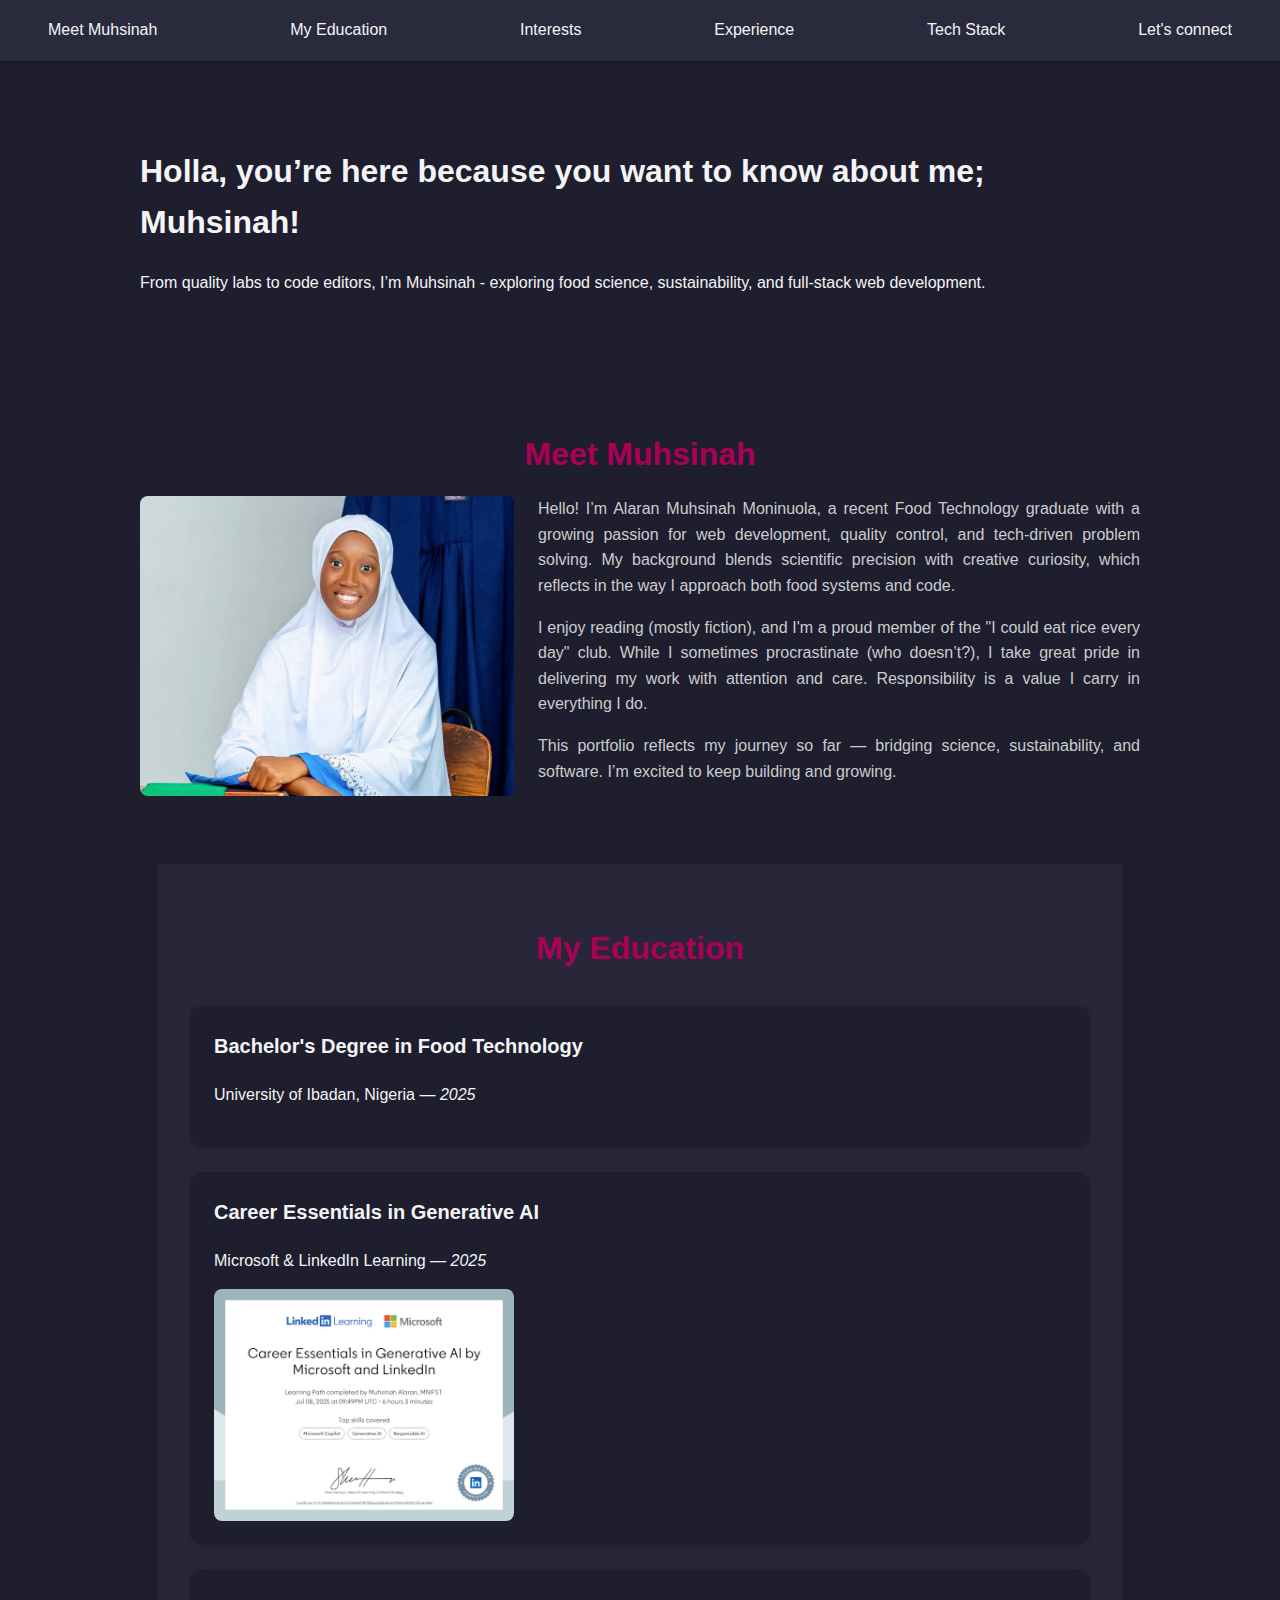
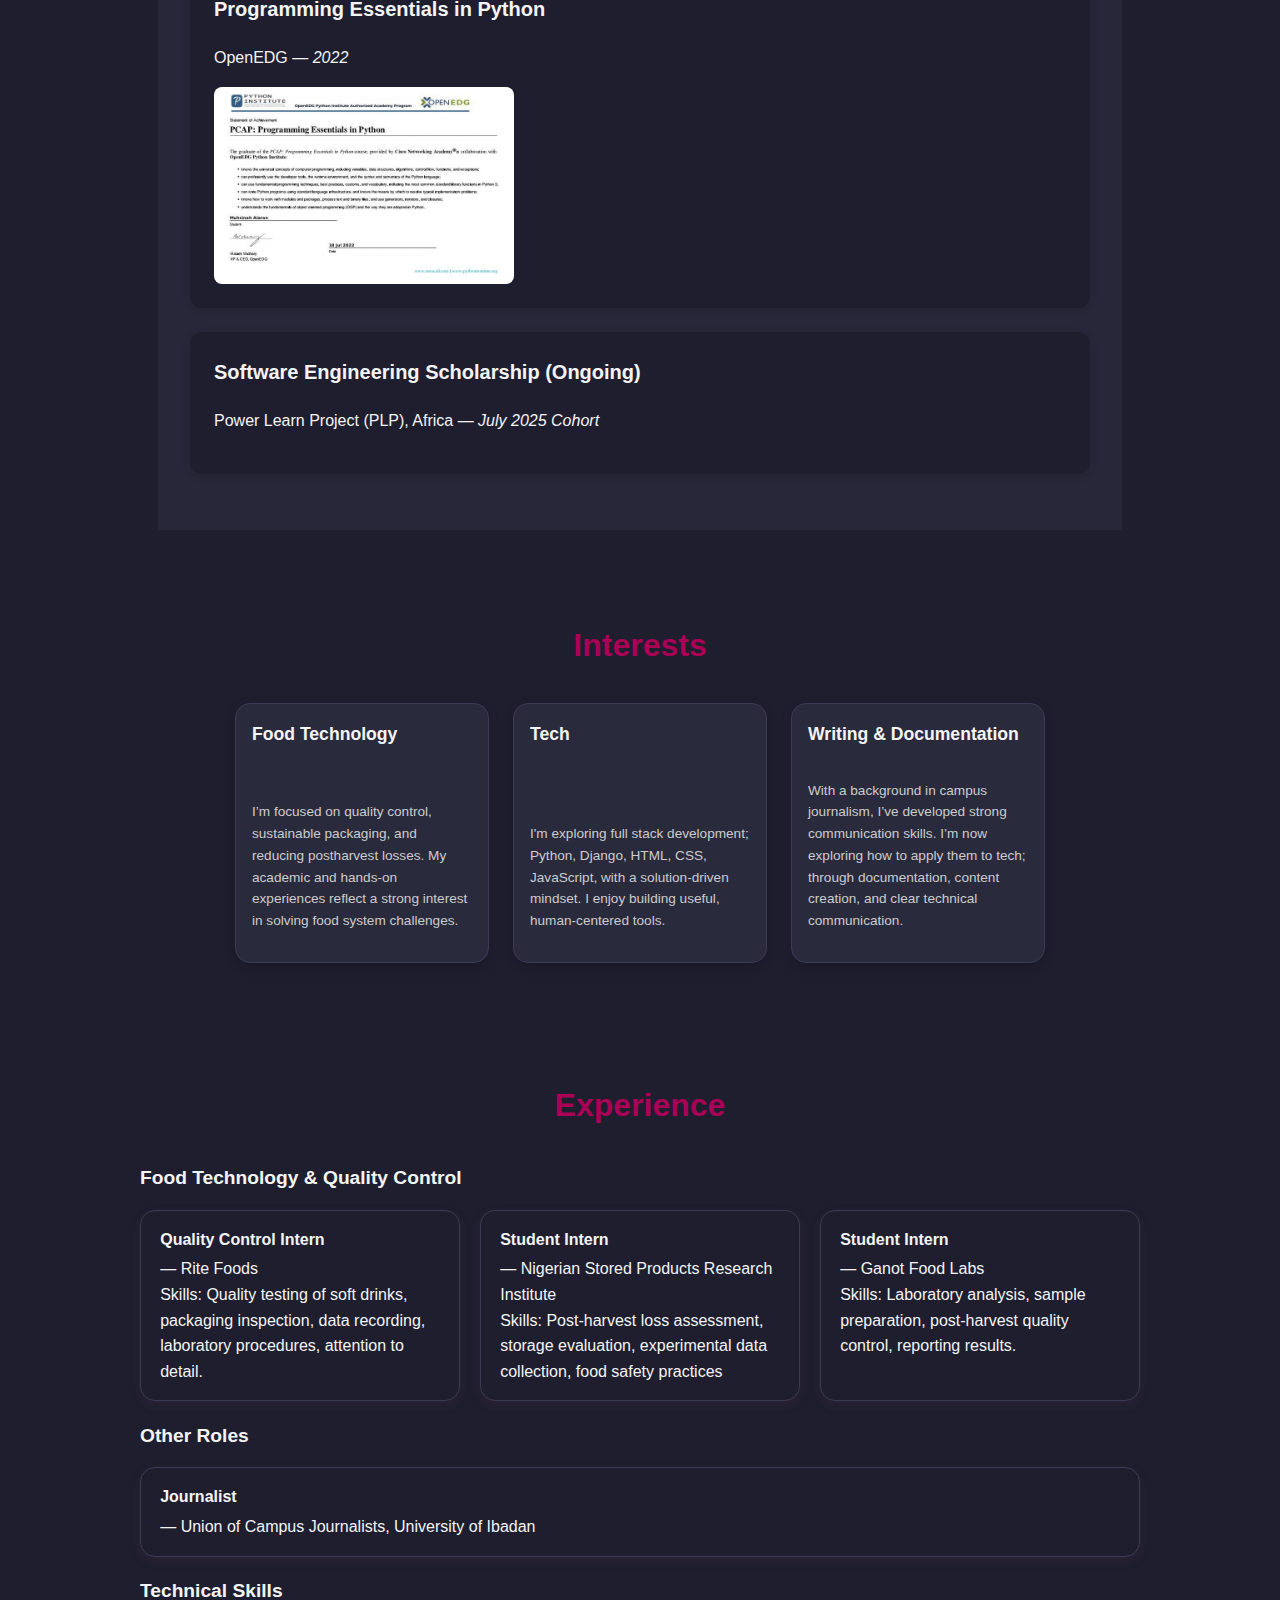
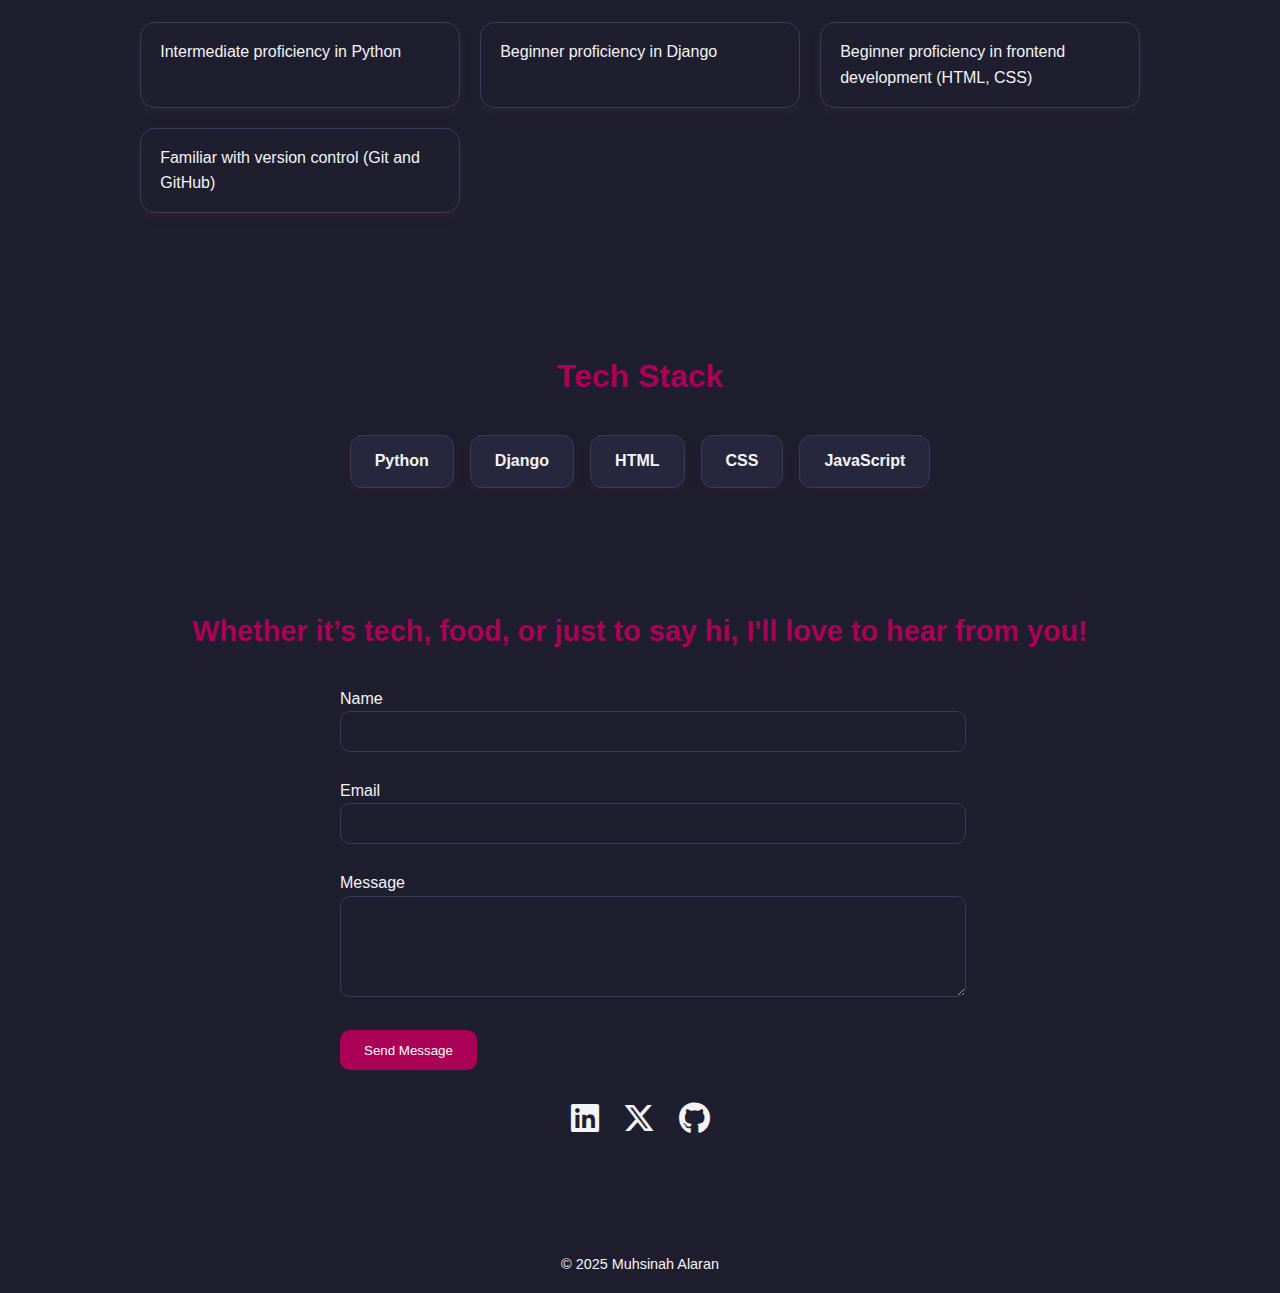
<file: index.html>
<!DOCTYPE html>
<html lang="en">
    <head>
        <meta charset="UTF-8">
        <meta name="viewport" content="width=device-width, initial-scale=1.0">
        <title>Alaran Muhsinah Moninuola Portfolio</title>
        <meta name="author" content="Alaran Muhsinah Moninuola">
        <meta 
        name="keywords" 
        content="Muhsinah, portfolio, web developer, PLP hackathon, HTML CSS beginner, Food Technology, python developer"
        />
        <meta 
        name="description" 
        content="The official portfolio of Alaran Muhsinah Moninuola. Learn more about me, my projects, and how to connect."
        /> 
    
        <link 
        rel="icon" 
        type="image/png" 
        sizes="192x192" 
        href="android-chrome-192x192.png"
        />
        
        <link 
        rel="apple-touch-icon" 
        sizes="180x180" 
        href="apple-touch-icon.png"
        />
        
        <link rel="icon" type="image/png" sizes="32x32" href="favicon-32x32.png">
        <link rel="icon" type="image/png" sizes="16x16" href="favicon-16x16.png">
        <link rel="manifest" href="site.webmanifest">
        
        <link
        rel="stylesheet"
        href="https://cdnjs.cloudflare.com/ajax/libs/font-awesome/6.5.0/css/all.min.css"
        />

        <link rel="stylesheet" href="Style.css"/>
    </head>

  <body>
        <header>
            <!-- Easy Navigation on the page -->
            <nav class="navbar">
                <ul>
                    <li><a href="#meet-muhsinah">Meet Muhsinah</a></li>
                    <li><a href="#my-education">My Education</a></li>
                    <li><a href="#interests">Interests</a></li>
                    <li><a href="#Experience">Experience</a></li>
                    <li><a href="#toolkit">Tech Stack</a></li>
                    <li><a href="#lets-connect">Let's connect</a></li>
                </ul>
            </nav>
        </header>
        
        <main>
            <!-- Hero Section -->
            <section class="hero">
                <div class="hero-text">
                    <h1>Holla, you’re here because you want to know about me; Muhsinah!</h1>
                    <p>From quality labs to code editors, I’m Muhsinah - exploring food science, sustainability, and full-stack web development.</p>
                </div>
            </section>

            <section id="meet-muhsinah">
                <h1>Meet Muhsinah</h1>

                <img src="muhsinah.jpg" alt="Picture of Muhsinah" class="profile-pic" />

                <p>
                    Hello! I’m Alaran Muhsinah Moninuola, a recent Food Technology graduate with a growing passion for web development, quality control, and tech-driven problem solving. My background blends scientific precision with creative curiosity, which reflects in the way I approach both food systems and code.
                </p>
                <p>
                    I enjoy reading (mostly fiction), and I'm a proud member of the "I could eat rice every day" club. While I sometimes procrastinate (who doesn’t?), I take great pride in delivering my work with attention and care. Responsibility is a value I carry in everything I do.
                </p>
                <p>
                    This portfolio reflects my journey so far — bridging science, sustainability, and software. I’m excited to keep building and growing.
                </p>
            </section>




            <section id="my-education">
                <h2>My Education</h2>
                
                <div class="edu-card">
                    <h3><strong>Bachelor's Degree in Food Technology</strong></h3>
                    <p>University of Ibadan, Nigeria — <em>2025</em></p>
                </div>
                    
                <div class="edu-card">
                    <h3><strong>Career Essentials in Generative AI</strong><br /></h3>
                    <p>Microsoft & LinkedIn Learning — <em>2025</em></p>
                    <img src="career essentials in gen ai.jpg" 
                    alt="Career Essentials in Generative AI certificate"
                    width="300"/>
                </div>
                    
                <div class="edu-card">
                    <h3><strong>Programming Essentials in Python</strong><br /></h3>
                    <p>OpenEDG — <em>2022</em></p>
                    <img src="programming essentials in python.jpg"
                    alt="Programming Essentials in Python certificate"
                    width="300"/>
                </div>
                    
                <div class="edu-card">
                    <h3><strong>Software Engineering Scholarship (Ongoing)</strong><br /></h3>
                    <p>Power Learn Project (PLP), Africa — <em>July 2025 Cohort</em></p>
                </div>    
            </section>

            <section id="interests">
                <h2>Interests</h2>
                <div class="card-container">
                    
                    <div class="interest-card">
                        <h3>Food Technology</h3>
                        <p>
                            I’m focused on quality control, sustainable packaging, and reducing postharvest losses. My academic and hands-on experiences reflect a strong interest in solving food system challenges.
                        </p>
                    </div>

                    <div class="interest-card">
                        <h3>Tech</h3>
                        <p>
                            I'm exploring full stack development; Python, Django, HTML, CSS, JavaScript, with a solution-driven mindset. I enjoy building useful, human-centered tools.
                        </p>
                    </div>

                    <div class="interest-card">
                        <h3>Writing & Documentation</h3>
                        <p>
                            With a background in campus journalism, I’ve developed strong communication skills. I’m now exploring how to apply them to tech; through documentation, content creation, and clear technical communication.
                        </p>
                        </div>
                </div>
            </section>
            </section>

            <section id="experience">
                <h1>Experience</h1>
                
                <div class="experience-category">
                    <h3>Food Technology & Quality Control</h3>
                    <ul class="experience-list">
                    <li>
                    <strong>Quality Control Intern</strong> — Rite Foods<br />
                    Skills: Quality testing of soft drinks, packaging inspection, data recording, laboratory procedures, attention to detail.
                    </li>
                    <li>
                    <strong>Student Intern</strong> — Nigerian Stored Products Research Institute<br />
                    Skills: Post-harvest loss assessment, storage evaluation, experimental data collection, food safety practices
                    </li>
                    <li>
                    <strong>Student Intern</strong> — Ganot Food Labs<br />
                    Skills: Laboratory analysis, sample preparation, post-harvest quality control, reporting results.
                    </li>
                    </ul>
                </div>
                        
                <div class="experience-category">
                    <h3>Other Roles</h3>
                    <ul class="experience-list">
                        <li><strong>Journalist</strong> — Union of Campus Journalists, University of Ibadan</li>
                    </ul>
                </div>

                <div class="experience-category">
                    <h3>Technical Skills</h3>
                    <ul class="experience-list">
                        <li>Intermediate proficiency in Python</li>
                        <li>Beginner proficiency in Django</li>
                        <li>Beginner proficiency in frontend development (HTML, CSS)</li>
                        <li>Familiar with version control (Git and GitHub)</li>
                    </ul>
                </div>
            </section>

            <section id="toolkit">
            <h2>Tech Stack</h2>

            <div class="tech-grid">
                <div class="tech-item">Python</div>
                <div class="tech-item">Django</div>
                <div class="tech-item">HTML</div>
                <div class="tech-item">CSS</div>
                <div class="tech-item">JavaScript</div>
            </div>
            </section>
            
            <section id="lets-connect">
                <h2>Whether it’s tech, food, or just to say hi, I'll love to hear from you!</h2>
                <form action="https://formspree.io/f/mldlaara" method="POST">
                    <label for="name">Name</label><br />
                    <input type="text" id="name" name="name" required><br /><br />

                    <label for="email">Email</label><br />
                    <input type="email" id="email" name="email" required><br /><br />

                    <label for="message">Message</label><br />
                    <textarea id="message" name="message" rows="5" required></textarea><br /><br />

                    <button type="submit">Send Message</button>
                </form>

                    <div class="social-icons">
                        <a href="https://www.linkedin.com/in/muhsinah-alaran-mnifst-188470215" target="_blank" rel="noopener noreferrer">
                            <i class="fab fa-linkedin"></i>
                        </a>
                        <a href="https://x.com/Muhsinahh__" target="_blank" rel="noopener noreferrer">
                            <i class="fab fa-x-twitter"></i>
                        </a>
                        <a href="https://github.com/Muhsinah-moninuola" target="_blank" rel="noopener noreferrer">
                            <i class="fab fa-github"></i>
                    </a>
                    </div>
                </section>

            <footer></br>© 2025 Muhsinah Alaran</footer></main>
        </main>
    </body>
</html>
</file>
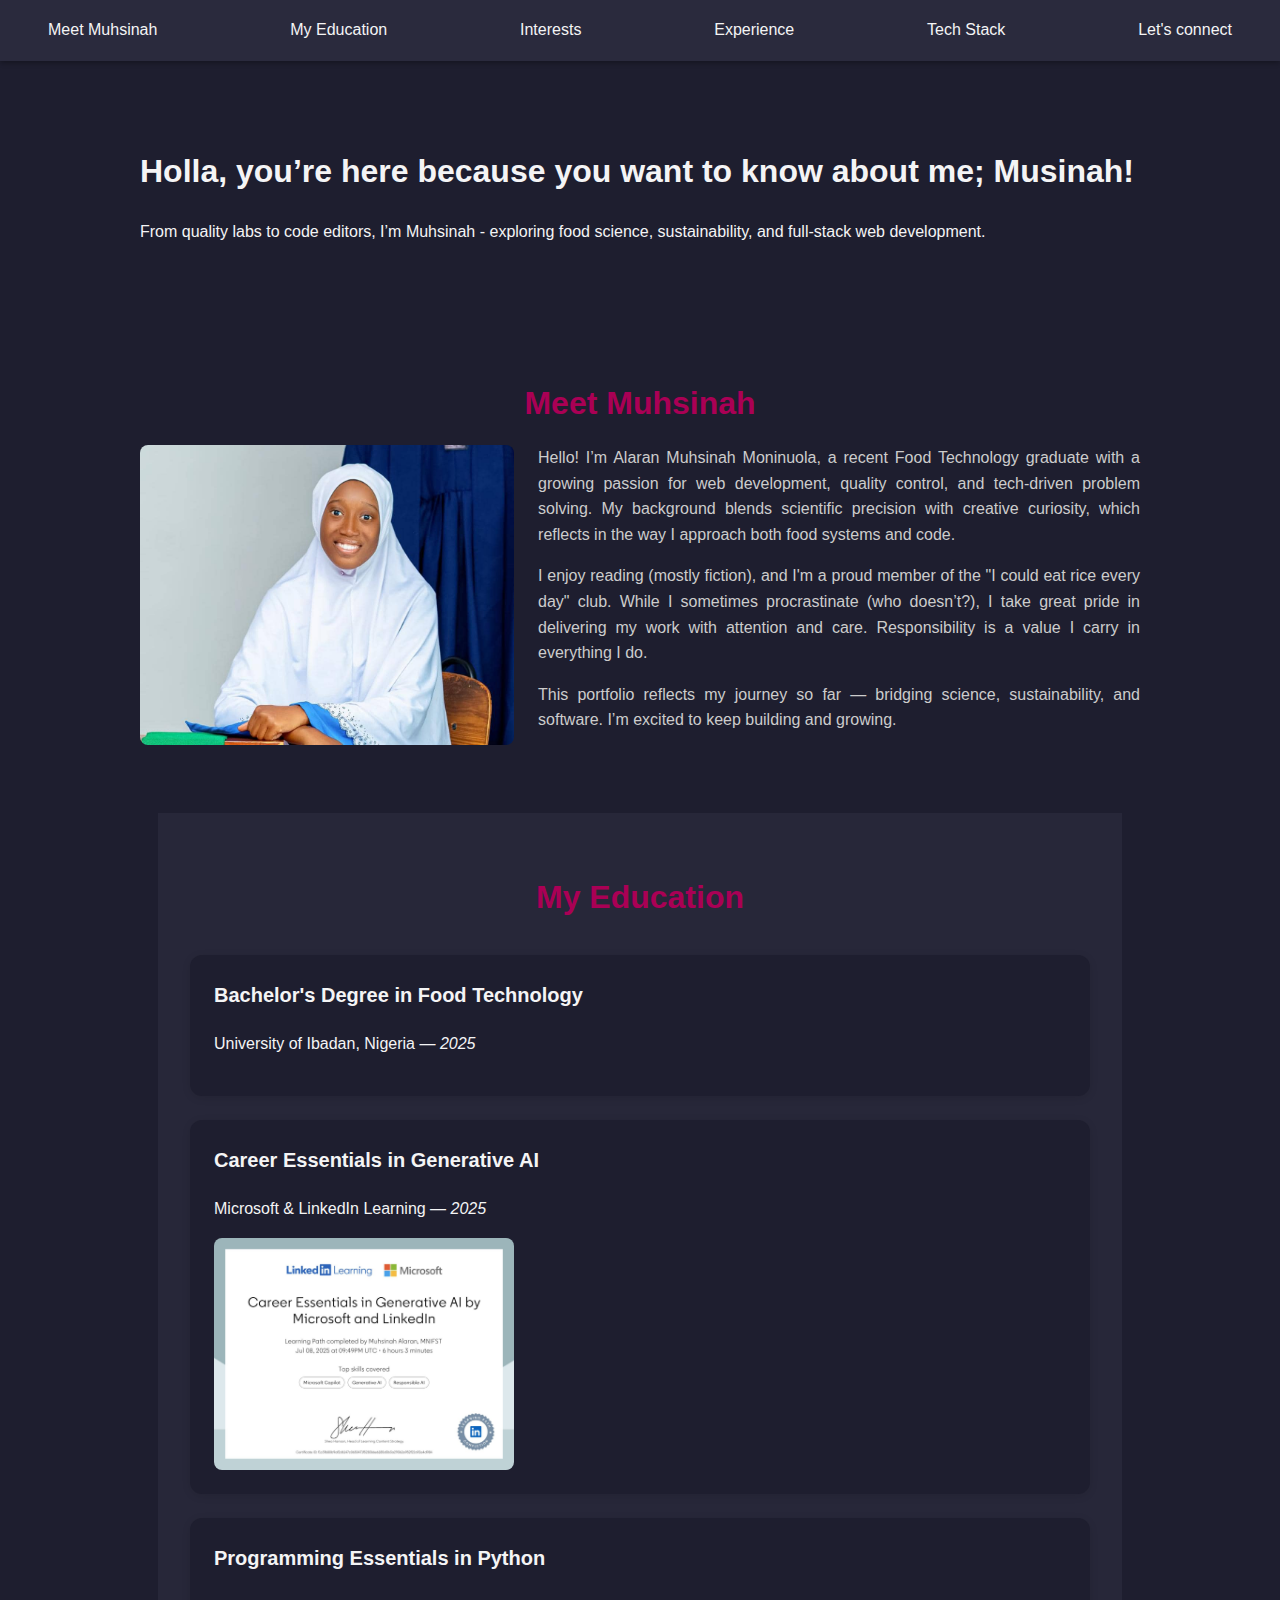
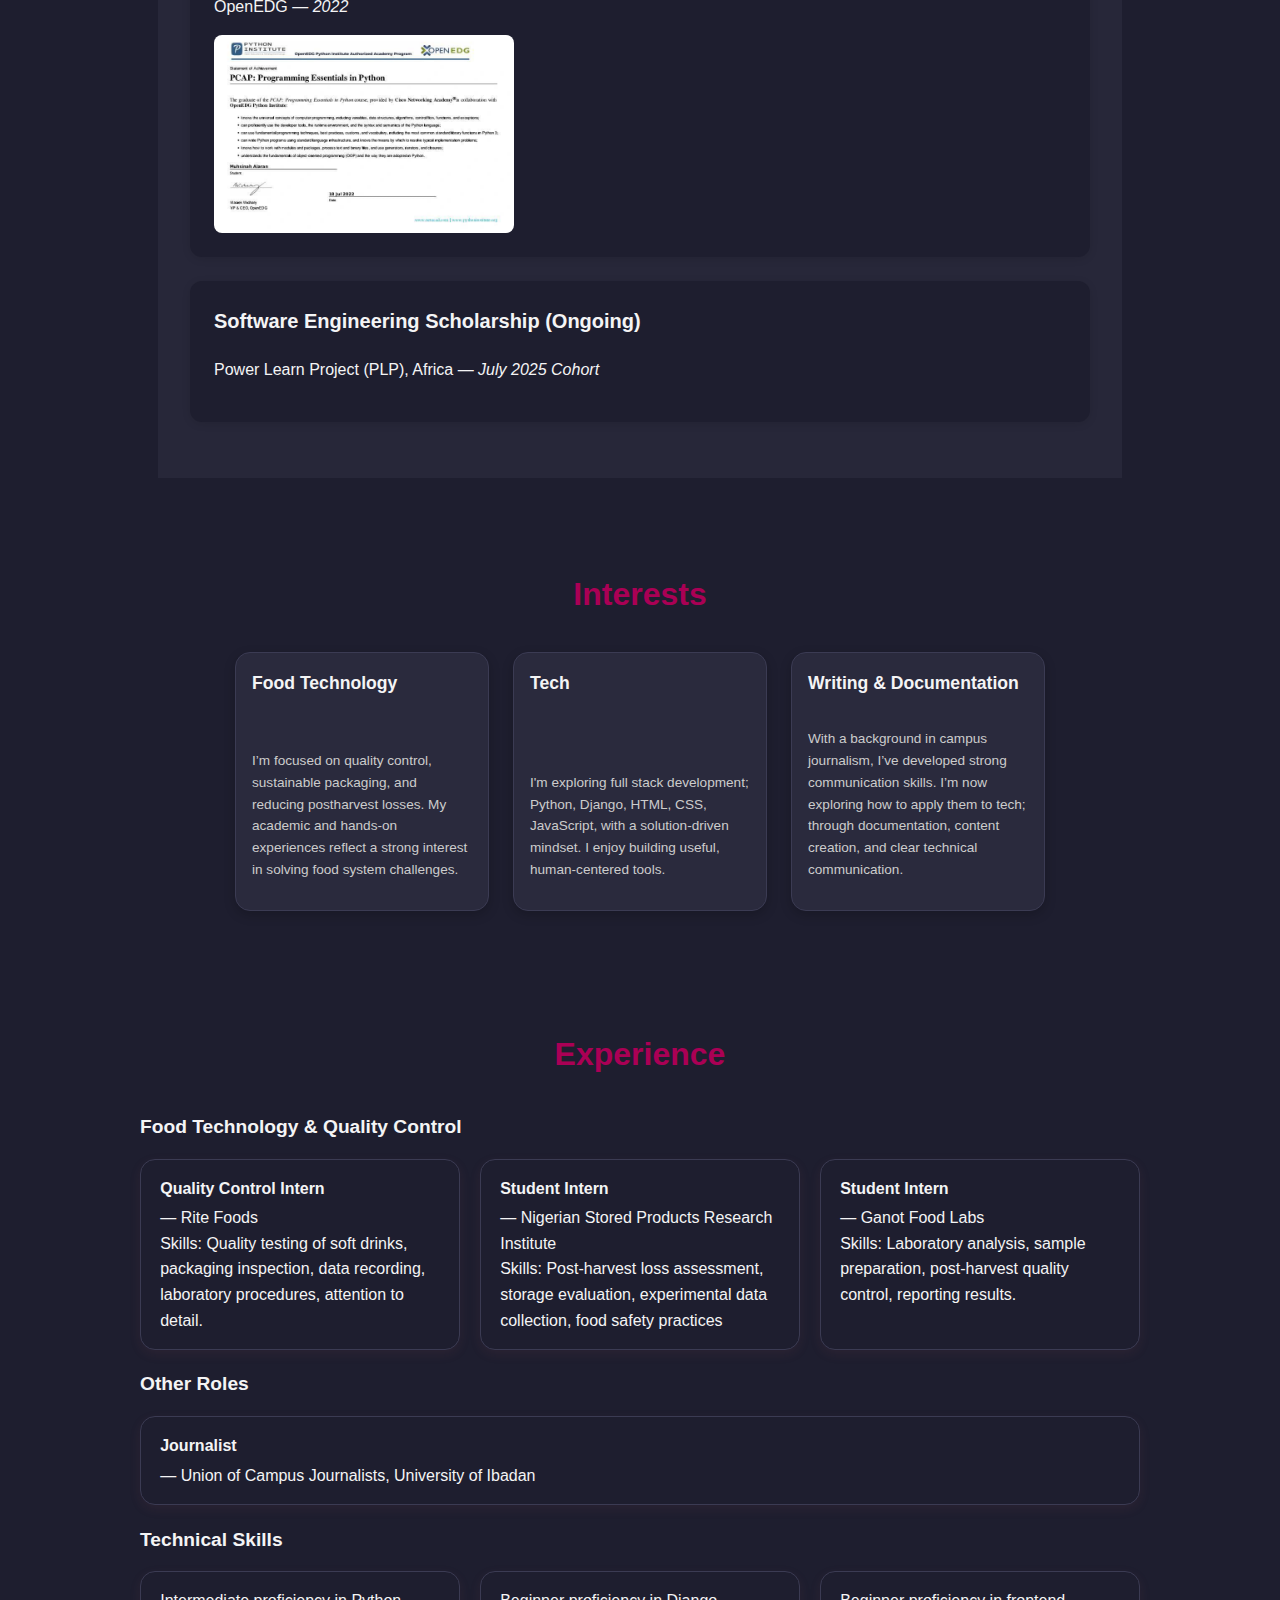
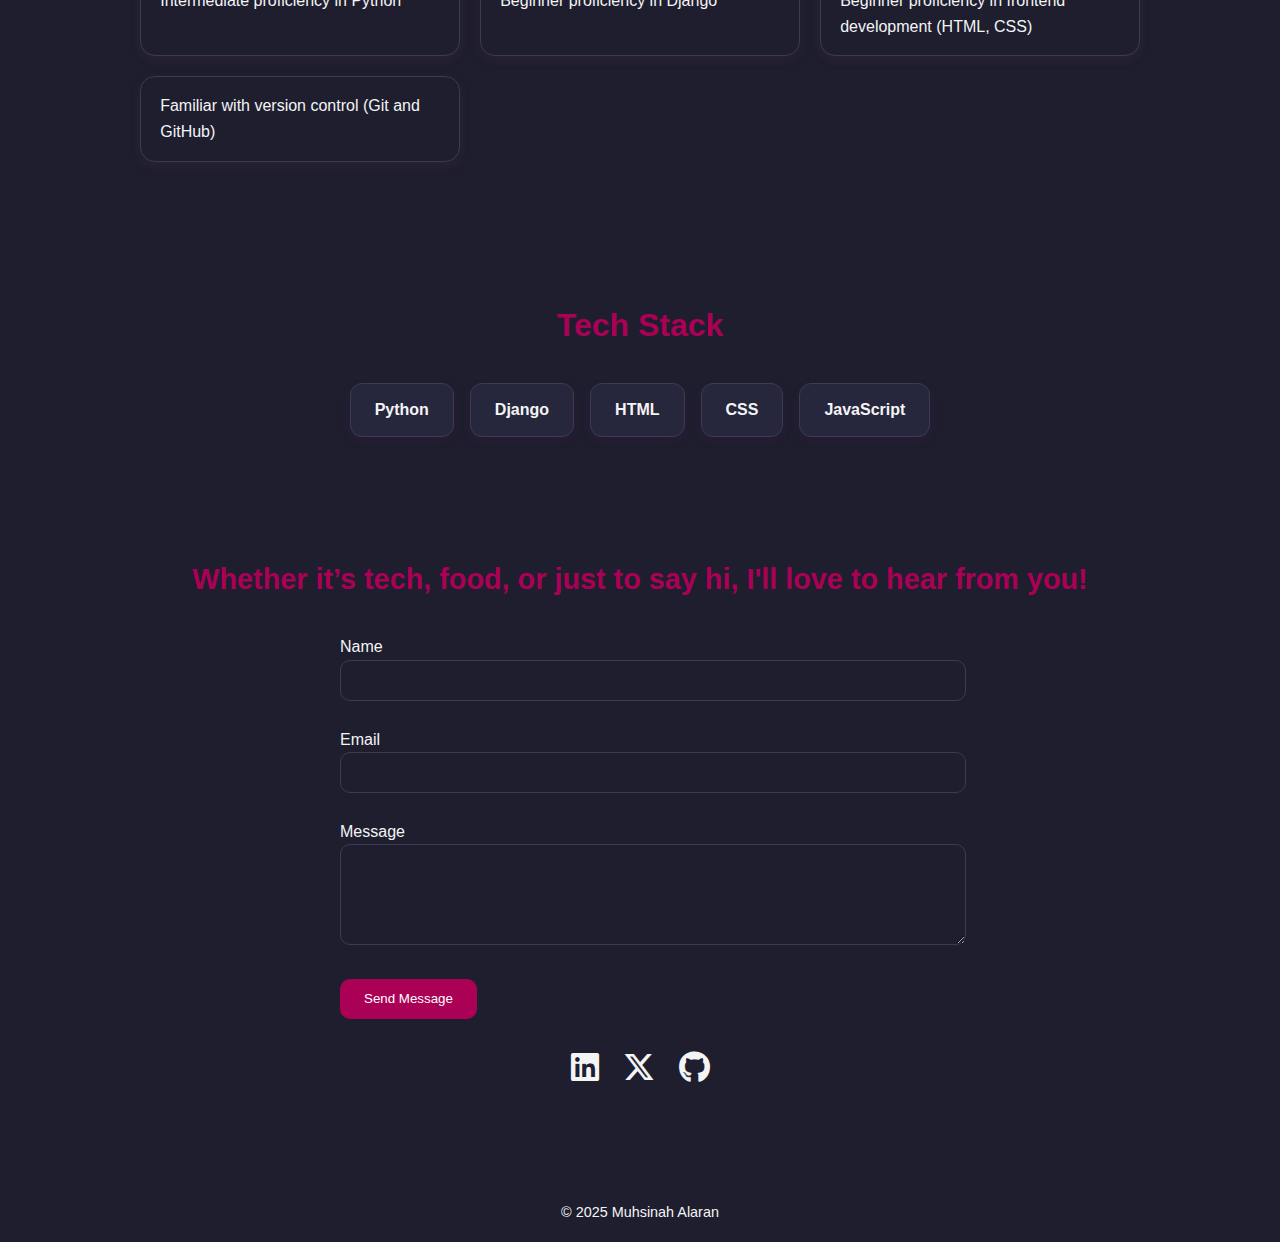
<file: Portfolio.html>
<!DOCTYPE html>
<html lang="en">
    <head>
        <meta charset="UTF-8">
        <meta name="viewport" content="width=device-width, initial-scale=1.0">
        <title>Alaran Muhsinah Moninuola Portfolio</title>
        <meta name="author" content="Alaran Muhsinah Moninuola">
        <meta 
        name="keywords" 
        content="Muhsinah, portfolio, web developer, PLP hackathon, HTML CSS beginner, Food Technology, python developer"
        />
        <meta 
        name="description" 
        content="The official portfolio of Alaran Muhsinah Moninuola. Learn more about me, my projects, and how to connect."
        /> 
    
        <link 
        rel="icon" 
        type="image/png" 
        sizes="192x192" 
        href="android-chrome-192x192.png"
        />
        
        <link 
        rel="apple-touch-icon" 
        sizes="180x180" 
        href="apple-touch-icon.png"
        />
        
        <link rel="icon" type="image/png" sizes="32x32" href="favicon-32x32.png">
        <link rel="icon" type="image/png" sizes="16x16" href="favicon-16x16.png">
        <link rel="manifest" href="site.webmanifest">
        
        <link
        rel="stylesheet"
        href="https://cdnjs.cloudflare.com/ajax/libs/font-awesome/6.5.0/css/all.min.css"
        />

        <link rel="stylesheet" href="Style.css"/>
    </head>

  <body>
        <header>
            <!-- Easy Navigation on the page -->
            <nav class="navbar">
                <ul>
                    <li><a href="#meet-muhsinah">Meet Muhsinah</a></li>
                    <li><a href="#my-education">My Education</a></li>
                    <li><a href="#interests">Interests</a></li>
                    <li><a href="#Experience">Experience</a></li>
                    <li><a href="#toolkit">Tech Stack</a></li>
                    <li><a href="#lets-connect">Let's connect</a></li>
                </ul>
            </nav>
        </header>
        
        <main>
            <!-- Hero Section -->
            <section class="hero">
                <div class="hero-text">
                    <h1>Holla, you’re here because you want to know about me; Musinah!</h1>
                    <p>From quality labs to code editors, I’m Muhsinah - exploring food science, sustainability, and full-stack web development.</p>
                </div>
            </section>

            <section id="meet-muhsinah">
                <h1>Meet Muhsinah</h1>

                <img src="muhsinah.jpg" alt="Picture of Musinah" class="profile-pic" />

                <p>
                    Hello! I’m Alaran Muhsinah Moninuola, a recent Food Technology graduate with a growing passion for web development, quality control, and tech-driven problem solving. My background blends scientific precision with creative curiosity, which reflects in the way I approach both food systems and code.
                </p>
                <p>
                    I enjoy reading (mostly fiction), and I'm a proud member of the "I could eat rice every day" club. While I sometimes procrastinate (who doesn’t?), I take great pride in delivering my work with attention and care. Responsibility is a value I carry in everything I do.
                </p>
                <p>
                    This portfolio reflects my journey so far — bridging science, sustainability, and software. I’m excited to keep building and growing.
                </p>
            </section>




            <section id="my-education">
                <h2>My Education</h2>
                
                <div class="edu-card">
                    <h3><strong>Bachelor's Degree in Food Technology</strong></h3>
                    <p>University of Ibadan, Nigeria — <em>2025</em></p>
                </div>
                    
                <div class="edu-card">
                    <h3><strong>Career Essentials in Generative AI</strong><br /></h3>
                    <p>Microsoft & LinkedIn Learning — <em>2025</em></p>
                    <img src="career essentials in gen ai.jpg" 
                    alt="Career Essentials in Generative AI certificate"
                    width="300"/>
                </div>
                    
                <div class="edu-card">
                    <h3><strong>Programming Essentials in Python</strong><br /></h3>
                    <p>OpenEDG — <em>2022</em></p>
                    <img src="programming essentials in python.jpg"
                    alt="Programming Essentials in Python certificate"
                    width="300"/>
                </div>
                    
                <div class="edu-card">
                    <h3><strong>Software Engineering Scholarship (Ongoing)</strong><br /></h3>
                    <p>Power Learn Project (PLP), Africa — <em>July 2025 Cohort</em></p>
                </div>    
            </section>

            <section id="interests">
                <h2>Interests</h2>
                <div class="card-container">
                    
                    <div class="interest-card">
                        <h3>Food Technology</h3>
                        <p>
                            I’m focused on quality control, sustainable packaging, and reducing postharvest losses. My academic and hands-on experiences reflect a strong interest in solving food system challenges.
                        </p>
                    </div>

                    <div class="interest-card">
                        <h3>Tech</h3>
                        <p>
                            I'm exploring full stack development; Python, Django, HTML, CSS, JavaScript, with a solution-driven mindset. I enjoy building useful, human-centered tools.
                        </p>
                    </div>

                    <div class="interest-card">
                        <h3>Writing & Documentation</h3>
                        <p>
                            With a background in campus journalism, I’ve developed strong communication skills. I’m now exploring how to apply them to tech; through documentation, content creation, and clear technical communication.
                        </p>
                        </div>
                </div>
            </section>
            </section>

            <section id="experience">
                <h1>Experience</h1>
                
                <div class="experience-category">
                    <h3>Food Technology & Quality Control</h3>
                    <ul class="experience-list">
                    <li>
                    <strong>Quality Control Intern</strong> — Rite Foods<br />
                    Skills: Quality testing of soft drinks, packaging inspection, data recording, laboratory procedures, attention to detail.
                    </li>
                    <li>
                    <strong>Student Intern</strong> — Nigerian Stored Products Research Institute<br />
                    Skills: Post-harvest loss assessment, storage evaluation, experimental data collection, food safety practices
                    </li>
                    <li>
                    <strong>Student Intern</strong> — Ganot Food Labs<br />
                    Skills: Laboratory analysis, sample preparation, post-harvest quality control, reporting results.
                    </li>
                    </ul>
                </div>
                        
                <div class="experience-category">
                    <h3>Other Roles</h3>
                    <ul class="experience-list">
                        <li><strong>Journalist</strong> — Union of Campus Journalists, University of Ibadan</li>
                    </ul>
                </div>

                <div class="experience-category">
                    <h3>Technical Skills</h3>
                    <ul class="experience-list">
                        <li>Intermediate proficiency in Python</li>
                        <li>Beginner proficiency in Django</li>
                        <li>Beginner proficiency in frontend development (HTML, CSS)</li>
                        <li>Familiar with version control (Git and GitHub)</li>
                    </ul>
                </div>
            </section>

            <section id="toolkit">
            <h2>Tech Stack</h2>

            <div class="tech-grid">
                <div class="tech-item">Python</div>
                <div class="tech-item">Django</div>
                <div class="tech-item">HTML</div>
                <div class="tech-item">CSS</div>
                <div class="tech-item">JavaScript</div>
            </div>
            </section>
            
            <section id="lets-connect">
                <h2>Whether it’s tech, food, or just to say hi, I'll love to hear from you!</h2>
                <form action="https://formspree.io/f/your-form-id" method="POST">
                    <label for="name">Name</label><br />
                    <input type="text" id="name" name="name" required><br /><br />

                    <label for="email">Email</label><br />
                    <input type="email" id="email" name="email" required><br /><br />

                    <label for="message">Message</label><br />
                    <textarea id="message" name="message" rows="5" required></textarea><br /><br />

                    <button type="submit">Send Message</button>
                </form>

                    <div class="social-icons">
                        <a href="https://www.linkedin.com/in/muhsinah-alaran-mnifst-188470215" target="_blank" rel="noopener noreferrer">
                            <i class="fab fa-linkedin"></i>
                        </a>
                        <a href="https://x.com/Muhsinahh__" target="_blank" rel="noopener noreferrer">
                            <i class="fab fa-x-twitter"></i>
                        </a>
                        <a href="https://github.com/Muhsinah-moninuola" target="_blank" rel="noopener noreferrer">
                            <i class="fab fa-github"></i>
                    </a>
                    </div>
                </section>

            <footer></br>© 2025 Muhsinah Alaran</footer></main>
        </main>
    </body>
</html>
</file>
<file: Style.css>
body {
    font-family: 'Segoe UI', Tahoma, Geneva, Verdana, sans-serif;
    margin: 0;
    padding: 0;
    background-color: #1e1e2f;
    color: #f4f4f5;
    line-height: 1.8; 
}

section{
    padding: 2rem;
    max-width: 1000px;
    margin: 2rem auto;
    line-height: 1.6;
    font-size: 1rem;
    overflow: auto;
}

/* Header / Nav */
header {
    background-color: #2a2a3d;
    padding: 1rem 2rem;
    box-shadow: 0 2px 5px rgba(0,0,0,0.3);
}

nav ul {
    list-style: none;
    display: flex;
    justify-content: space-between;
    flex-wrap: wrap;
    gap: 1rem;
    padding: 0;
    margin: 0;
}

nav ul li a {
    text-decoration: none;
    color: #f4f4f5;
    font-weight: 500;
    padding: 0.5rem 1rem;
    border-radius: 8px;
    transition: background 0.3s;
}

nav ul li a:hover {
    background-color: #3b3b53;
}

#meet-muhsinah h1 {
    font-size: 2rem;
    margin-bottom: 1rem;
    color: #AA0055;
    text-align: center;
}

#meet-muhsinah p {
    margin-bottom: 1rem;
    text-align: justify;
    color:#ccc
}

.profile-pic {
    float: left;
    margin-right: 1.5rem;
    width: auto;
    height: 300px;
    border-radius: 8px;
    object-fit: cover;
}

#my-education {
    padding: 2rem;
    background-color: #272739;
    color: #f4f4f5;
    max-width: 900px;
    margin: 2rem auto;
}

#my-education h2 {
    text-align: center;
    font-size: 2rem;
    margin-bottom: 2rem;
    color: #AA0055
}

.edu-card {
    background-color: #1e1e2f;
    padding: 1.5rem;
    margin-bottom: 1.5rem;
    border-radius: 12px;
    box-shadow: 0 2px 8px rgba(0,0,0,0.1);
    box-shadow: 0 2px 8px rgba(0, 0, 0, 0.1);
}

.edu-card h3 {
    margin-top: 0;
    font-size: 1.25rem;
    color: #f4f4f5;
}

.edu-card img {
    margin-top: 1rem;
    width: 100%;
    max-width: 300px;
    border-radius: 8px;
    display: block;
}

.card-container {
    display: flex;
    justify-content: center;
    flex-wrap: wrap;
    gap: 1.5rem;
}

#interests h2 {
    color: #AA0055;
    font-size: 2rem;
    margin-bottom: 2rem;
    text-align: center;
}

.interest-card {
    background-color: #2a2a3d;
    border: 1px solid #3b3b53;
    border-radius: 15px;
    padding: 1rem;
    width: 220px;
    height: auto; 
    box-shadow: 0 4px 12px rgba(0, 0, 0, 0.2);
    transition: transform 0.2s ease;
    color: #f4f4f5;
    display: flex;
    flex-direction: column;
    justify-content: space-between;
    text-align: left;
}

.interest-card:hover {
    transform: translateY(-4px);
    box-shadow: 0 6px 18px rgba(0, 0, 0, 0.3);
}

.interest-card h3 {
    color: #f4f4f5;
    margin-top: 0;
    font-size: 1.1rem;
}

.interest-card p {
    font-size: 0.85rem;
    color: #ccc;
}

#experience {
    background-color: #1e1e2f; 
    color: #AA0055;
    max-width: 1000px;
    margin: 2rem auto;
}

#experience h1 {
    color: #AA0055; 
    font-size: 2rem;
    text-align: center;
    margin-bottom: 2rem;
}


.experience-category {
    margin-bottom: 0.2rem;
}

.experience-category h3 {
    color: #f4f4f5;
    font-size: 1.2rem;
    margin-bottom: 1rem;
    text-align: left;
    font-weight: 600;
}

.experience-list {
    display: grid;
    gap: 20px;
    grid-template-columns: repeat(auto-fit, minmax(260px, 1fr));
    padding: 0;
    list-style: none;
}

.experience-list li {
    background-color: #1e1e2f;
    border: 1px solid #3b3b53;
    border-radius: 15px;
    padding: 1rem 1.2rem;
    box-shadow: 0 4px 12px rgba(160, 80, 85, 0.1);
    transition: transform 0.2s ease, box-shadow 0.2s ease;
    color: #f4f4f5;
}

.experience-list li:hover {
    transform: translateY(-5px);
    box-shadow: 0 6px 18px rgba(160, 80, 85, 0.15);
}

.experience-list li strong {
    display: block;
    color: #f4f4f5;
    margin-bottom: 0.25rem;
    font-weight: 600;
}

.experience-list li span {
    font-size: 0.9rem;
    color: #f4f4f5;
}

/* TOOLKIT section */
#toolkit {
    background-color: #1e1e2f;
    color: #f4f4f5;
    text-align: center;
    margin: 2rem auto;
}

#toolkit h2 {
    color: #AA0055;
    font-size: 2rem;
    margin-bottom: 2rem;
}

.tech-grid {
    display: flex;
    flex-wrap: wrap;
    justify-content: center;
    gap: 1rem;
}

.tech-item {
    background-color: #26263d; /* deep bluish-purple */
    border: 1px solid #3b3b53;
    padding: 0.8rem 1.5rem;
    border-radius: 12px;
    font-weight: 600;
    color: #f4f4f5;
    font-size: 1rem;
    box-shadow: 0 4px 10px rgba(160, 0, 85, 0.1);
    transition: transform 0.2s ease, box-shadow 0.2s ease;
}

.tech-item:hover {
    transform: translateY(-4px);
    box-shadow: 0 6px 16px rgba(160, 0, 85, 0.15);
}

/* LET'S CONNECT section */
#lets-connect {
    background-color: #1e1e2f;
    color: #f4f4f5;
    max-width: 1000px;
    margin: 2rem auto;
}

#lets-connect h2 {
    color: #AA0055;
    text-align: center;
    font-size: 1.8rem;
    margin-bottom: 2rem;
}

#lets-connect form {
    max-width: 600px;
    margin: auto;
}

#lets-connect input,
#lets-connect textarea {
    width: 100%;
    padding: 0.75rem;
    border-radius: 10px;
    border: 1px solid #3b3b53;
    background-color: #1e1e2f;
    color: #f4f4f5;
}

#lets-connect button {
    background-color: #AA0055;
    color: white;
    padding: 0.8rem 1.5rem;
    border: none;
    border-radius: 10px;
    cursor: pointer;
}

#lets-connect .social-icons {
    margin-top: 1.5rem;
    display: flex;
    justify-content: center;
    gap: 1.5rem;
}

#lets-connect .social-icons a {
    color: #f4f4f5;
    transition: color 0.3s;
}

#lets-connect .social-icons a:hover {
    color: #AA0055;
}

.social-icons {
    display: flex;
    justify-content: center;
    gap: 1.5rem;
    margin-top: 1rem;
}

.social-icons a {
    color: #f4f4f5;
    font-size: 2rem;
    transition: color 0.3s ease;
}

.social-icons a:hover {
    color: #AA0055;
}

/* Footer */
footer {
    text-align: center;
    padding: 1rem;
    background-color: #1e1e2f;
    color: #f4f4f5;
    font-size: 0.9rem;
}
</file>
